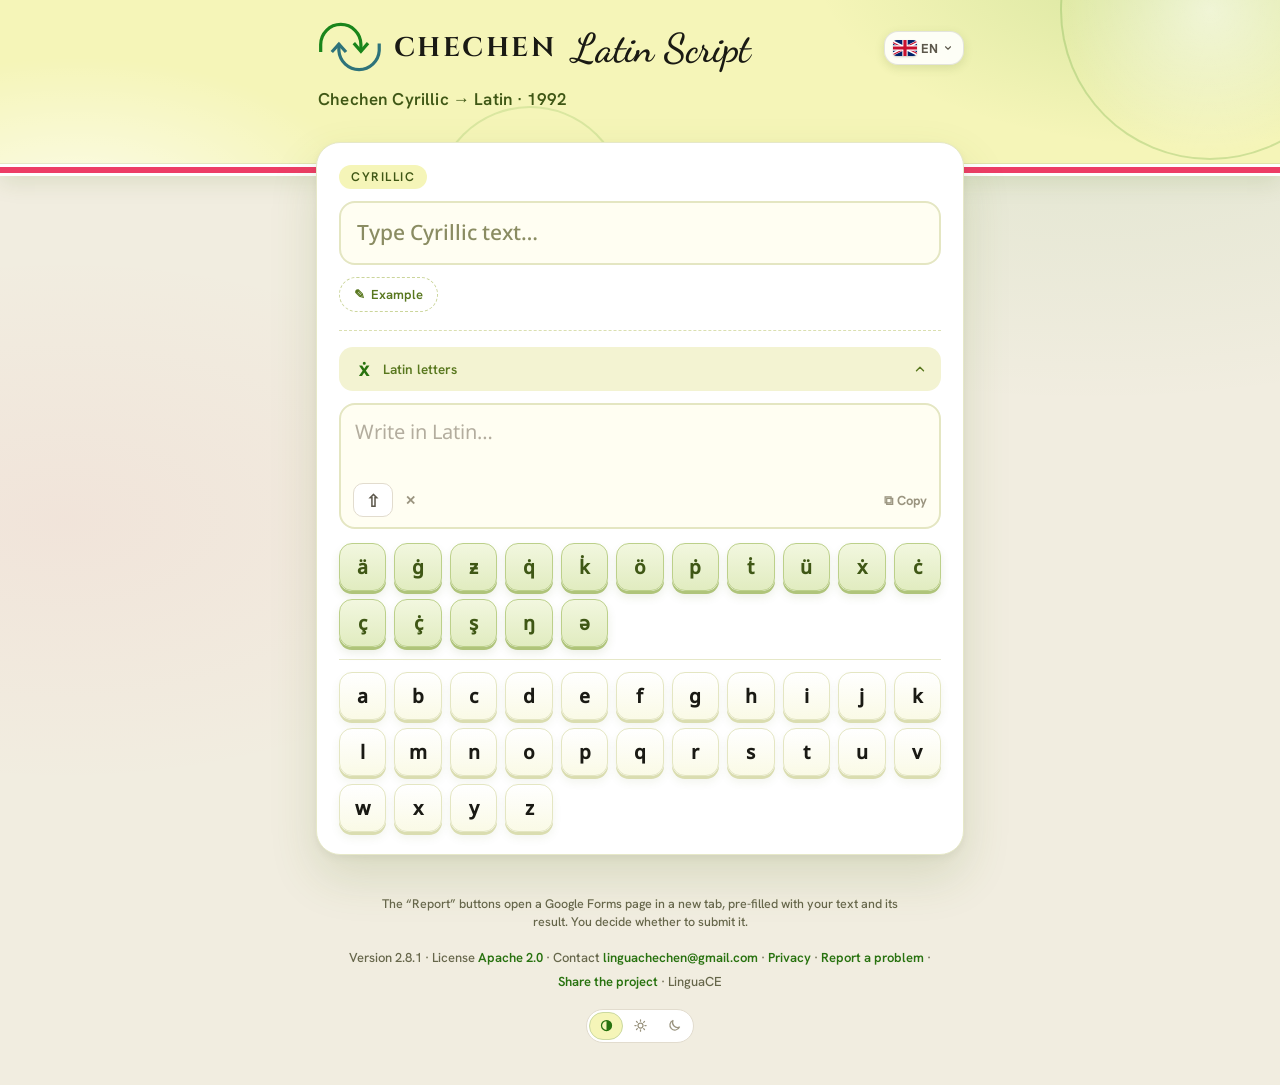
<file: docs/index.html>
<!DOCTYPE html>
<html lang="ce">
<head>
  <meta charset="UTF-8">
  <meta name="viewport" content="width=device-width, initial-scale=1">
  <title>Chechen Latin Script</title>
  <meta name="description" content="Convert Chechen Cyrillic text to the official 1992 Latin alphabet. Free and open source. Everything is converted in your browser.">
  <meta name="theme-color" content="#E3EBD3">
  <meta name="color-scheme" content="light dark">
  <script>try{var t=localStorage.getItem('clsTheme');if(t==='light'||t==='dark')document.documentElement.setAttribute('data-theme',t)}catch(e){}</script>
  <meta property="og:title" content="Chechen Latin Script">
  <meta property="og:description" content="Chechen Cyrillic to Latin (1992), in your browser. Free, open source, nothing is sent to a server.">
  <meta property="og:type" content="website">
  <link rel="manifest" href="manifest.webmanifest">
  <link rel="icon" href="icons/icon-192.png" type="image/png">
  <link rel="apple-touch-icon" href="icons/apple-touch-icon.png">
  <!-- Polices empaquetées avec le site (aucune requête externe, fonctionne hors ligne) -->
  <link rel="stylesheet" href="fonts.css">
  <link rel="stylesheet" href="styles.css">
</head>
<body class="web">

<!-- En-tête pleine largeur -->
<header class="banner">
  <div class="hero-deco" aria-hidden="true"><span class="c1"></span><span class="c2"></span></div>
  <div class="hero-inner">
    <div class="banner-row">
      <div class="banner-title">
        <svg class="logo" viewBox="170 282 670 548" role="img" aria-label="Chechen Latin Script"><g fill="none" stroke-width="34" stroke-linejoin="miter" stroke-linecap="butt"><path class="lg" d="M196 598 V520 A212 212 0 0 1 620 520 V592"/><path class="lg" d="M545 505 L620 590 L695 505"/><path class="lt" d="M813 508 V585 A213 213 0 0 1 388 585 V512"/><path class="lt" d="M313 598 L388 515 L463 598"/></g></svg>
        <span class="name-cap">CHECHEN</span>
        <span class="name-script">&nbsp;Latin Script</span>
      </div>
      <div class="lang-wrap">
      <button id="langBtn" class="lang-btn" type="button" aria-haspopup="menu" aria-expanded="false" aria-controls="langMenu" aria-label="Mott : Noxçiyŋ" title="Mott : Noxçiyŋ">
        <span id="langFlag" class="flag flag-ce" aria-hidden="true"></span>
        <span id="langCode">CE</span>
        <svg viewBox="0 0 24 24" width="12" height="12" aria-hidden="true"><path d="M6 9l6 6 6-6" fill="none" stroke="currentColor" stroke-width="2.6" stroke-linecap="round" stroke-linejoin="round"/></svg>
      </button>
      <div id="langMenu" class="lang-menu" role="menu" hidden>
        <button type="button" class="lang-item" role="menuitemradio" aria-checked="true" data-lang="ce"><span class="flag flag-ce" aria-hidden="true"></span><span class="lang-name">Noxçiyŋ</span><span class="lang-code">CE</span><svg class="lang-check" viewBox="0 0 24 24" aria-hidden="true"><path d="M5 12.5l4.5 4.5L19 7.5" fill="none" stroke="currentColor" stroke-width="2.6" stroke-linecap="round" stroke-linejoin="round"/></svg></button>
        <button type="button" class="lang-item" role="menuitemradio" aria-checked="false" data-lang="en"><span class="flag flag-en" aria-hidden="true"></span><span class="lang-name">English</span><span class="lang-code">EN</span><svg class="lang-check" viewBox="0 0 24 24" aria-hidden="true"><path d="M5 12.5l4.5 4.5L19 7.5" fill="none" stroke="currentColor" stroke-width="2.6" stroke-linecap="round" stroke-linejoin="round"/></svg></button>
        <button type="button" class="lang-item" role="menuitemradio" aria-checked="false" data-lang="fr"><span class="flag flag-fr" aria-hidden="true"></span><span class="lang-name">Français</span><span class="lang-code">FR</span><svg class="lang-check" viewBox="0 0 24 24" aria-hidden="true"><path d="M5 12.5l4.5 4.5L19 7.5" fill="none" stroke="currentColor" stroke-width="2.6" stroke-linecap="round" stroke-linejoin="round"/></svg></button>
        <button type="button" class="lang-item" role="menuitemradio" aria-checked="false" data-lang="ru"><span class="flag flag-ru" aria-hidden="true"></span><span class="lang-name">Русский</span><span class="lang-code">RU</span><svg class="lang-check" viewBox="0 0 24 24" aria-hidden="true"><path d="M5 12.5l4.5 4.5L19 7.5" fill="none" stroke="currentColor" stroke-width="2.6" stroke-linecap="round" stroke-linejoin="round"/></svg></button>
        <button type="button" class="lang-item" role="menuitemradio" aria-checked="false" data-lang="de"><span class="flag flag-de" aria-hidden="true"></span><span class="lang-name">Deutsch</span><span class="lang-code">DE</span><svg class="lang-check" viewBox="0 0 24 24" aria-hidden="true"><path d="M5 12.5l4.5 4.5L19 7.5" fill="none" stroke="currentColor" stroke-width="2.6" stroke-linecap="round" stroke-linejoin="round"/></svg></button>
        <button type="button" class="lang-item" role="menuitemradio" aria-checked="false" data-lang="tr"><span class="flag flag-tr" aria-hidden="true"></span><span class="lang-name">Türkçe</span><span class="lang-code">TR</span><svg class="lang-check" viewBox="0 0 24 24" aria-hidden="true"><path d="M5 12.5l4.5 4.5L19 7.5" fill="none" stroke="currentColor" stroke-width="2.6" stroke-linecap="round" stroke-linejoin="round"/></svg></button>
        <button type="button" class="lang-item" role="menuitemradio" aria-checked="false" data-lang="es"><span class="flag flag-es" aria-hidden="true"></span><span class="lang-name">Español</span><span class="lang-code">ES</span><svg class="lang-check" viewBox="0 0 24 24" aria-hidden="true"><path d="M5 12.5l4.5 4.5L19 7.5" fill="none" stroke="currentColor" stroke-width="2.6" stroke-linecap="round" stroke-linejoin="round"/></svg></button>
        <button type="button" class="lang-item" role="menuitemradio" aria-checked="false" data-lang="ar"><span class="flag flag-ar" aria-hidden="true"></span><span class="lang-name">العربية</span><span class="lang-code">AR</span><svg class="lang-check" viewBox="0 0 24 24" aria-hidden="true"><path d="M5 12.5l4.5 4.5L19 7.5" fill="none" stroke="currentColor" stroke-width="2.6" stroke-linecap="round" stroke-linejoin="round"/></svg></button>
      </div>
    </div>
    </div>
    <div id="sub" class="subtitle"></div>
  </div>
  <div class="flag-stripe" aria-hidden="true"></div>
</header>

<div id="layout">
<div id="mainCol">

  <!-- Carte de saisie : cyrillique -> latin -->
  <div id="cardTranscriber" class="card card-transcriber">
    <div class="card-head">
      <label id="lblCyr" class="label-upper" for="input">Kirillica</label>
    </div>
    <textarea id="input" dir="auto" spellcheck="false" rows="1" autocomplete="off" autocapitalize="off" placeholder=""></textarea>

    <button id="misalHint" class="misal-hint" type="button">✎ <span id="lblMisal">Masal</span></button>

    <!-- Résultat (apparaît dès qu'il y a du texte) -->
    <div id="outBlock" class="out-block">
      <div class="out-panel">
        <div class="out-head">
          <span id="lblLat" class="lat">Latin</span>
          <div class="out-actions">
            <button id="btnReport" class="btn-copy" type="button">⚑ <span id="lblReport">Djaxaiyta</span></button>
            <div class="share-wrap">
              <button id="btnShare" class="btn-copy" type="button" aria-haspopup="menu" aria-expanded="false" aria-controls="shareMenu">⤴ <span id="lblShare">Deq̇a</span></button>
              <div id="shareMenu" class="lang-menu share-menu" role="menu" hidden></div>
            </div>
            <button id="btnCopy" class="btn-copy" type="button">⧉ <span id="lblCopy">Kopi yaŋ</span></button>
          </div>
        </div>
        <div id="output" dir="ltr" aria-live="polite"></div>
      </div>
    </div>

    <!-- Alphabet latin : aide à la saisie des lettres (replié par défaut) -->
    <div class="alpha-block">
      <button id="alphaToggle" class="alpha-toggle" type="button" aria-expanded="false" aria-controls="alphaBody">
        <span class="alpha-glyph" aria-hidden="true">ẋ</span>
        <span id="lblAlpha">Latin</span>
        <svg class="alpha-chev" viewBox="0 0 24 24" width="14" height="14" aria-hidden="true"><path d="M6 9l6 6 6-6" fill="none" stroke="currentColor" stroke-width="2.4" stroke-linecap="round" stroke-linejoin="round"/></svg>
      </button>
      <div id="alphaBody" class="alpha-body" hidden>
        <div class="alpha-field">
          <textarea id="latInput" dir="ltr" spellcheck="false" rows="2" placeholder="Write in Latin…"></textarea>
          <div class="alpha-field-actions">
            <div class="alpha-tools">
              <button id="alphaShift" class="alpha-shift" type="button" aria-pressed="false" title="Uppercase" aria-label="Uppercase">⇧</button>
              <button id="alphaClear" class="btn-copy" type="button" title="Clear" aria-label="Clear">✕</button>
            </div>
            <button id="alphaCopy" class="btn-copy" type="button">⧉ <span id="lblAlphaCopy">Copy</span></button>
          </div>
        </div>
        <div id="alphaKeys" class="alpha-keys" role="group"></div>
      </div>
    </div>
  </div>

  <!-- Note de confidentialité masquée à la demande du propriétaire (retirer « hidden » pour la réafficher) -->
  <p class="web-note" hidden>
    <svg class="web-lock" viewBox="0 0 24 24" width="15" height="15" aria-hidden="true"><path d="M7 11V8a5 5 0 0 1 10 0v3M6 11h12a1 1 0 0 1 1 1v8a1 1 0 0 1-1 1H6a1 1 0 0 1-1-1v-8a1 1 0 0 1 1-1z" fill="none" stroke="currentColor" stroke-width="2" stroke-linecap="round" stroke-linejoin="round"/></svg>
    <span id="privacy"></span>
  </p>
  <p id="reportNote" class="web-note web-note-small"></p>
  <p class="web-foot">
    <span id="verFoot"></span> ·
    <span id="lblLicense">License</span> <a id="aboutLicense" href="https://www.apache.org/licenses/LICENSE-2.0" target="_blank" rel="noopener noreferrer">Apache 2.0</a> ·
    <span id="lblContact">Contact</span> <a id="aboutContact" href="mailto:linguachechen@gmail.com">linguachechen@gmail.com</a> ·
    <a id="privacyLink" href="https://dorianmuzi.github.io/privacy-policy-Chechen-Latin-Script/privacy-policy.html" target="_blank" rel="noopener noreferrer">Q̇aylaxa laror</a> ·
    <button id="btnReportProblem" class="web-link" type="button">Ġalat djaxaiyta</button> ·
    <span class="nowrap"><span class="share-wrap share-wrap-foot"><button id="btnShareProject" class="web-link" type="button" aria-haspopup="menu" aria-expanded="false" aria-controls="shareMenuProject">Proyekt deq̇a</button><span id="shareMenuProject" class="lang-menu share-menu up" data-up="1" role="menu" hidden></span></span> ·</span>
    LinguaCE
  </p>
  <div class="web-theme"><div id="themeSeg" class="theme-seg" role="radiogroup" aria-label="Theme" title="Theme"><span class="thumb" aria-hidden="true"></span><button type="button" role="radio" data-theme-val="auto" aria-checked="true" title="" aria-label=""><svg viewBox="0 0 24 24" aria-hidden="true"><circle cx="12" cy="12" r="8" fill="none" stroke="currentColor" stroke-width="2"/><path d="M12 4a8 8 0 0 1 0 16z" fill="currentColor"/></svg></button><button type="button" role="radio" data-theme-val="light" aria-checked="false" title="" aria-label=""><svg viewBox="0 0 24 24" aria-hidden="true"><circle cx="12" cy="12" r="4" fill="none" stroke="currentColor" stroke-width="2"/><path d="M12 3v2M12 19v2M3 12h2M19 12h2M5.6 5.6l1.4 1.4M17 17l1.4 1.4M5.6 18.4L7 17M17 7l1.4-1.4" fill="none" stroke="currentColor" stroke-width="2" stroke-linecap="round"/></svg></button><button type="button" role="radio" data-theme-val="dark" aria-checked="false" title="" aria-label=""><svg viewBox="0 0 24 24" aria-hidden="true"><path d="M20 14.5A8 8 0 0 1 9.5 4 8 8 0 1 0 20 14.5z" fill="none" stroke="currentColor" stroke-width="2" stroke-linejoin="round"/></svg></button></div></div>

</div><!-- /mainCol -->
</div><!-- /layout -->

  <noscript><p class="web-note">This page needs JavaScript to convert text.</p></noscript>
  <script src="data.js"></script>
  <script src="engine/shim.js"></script>
  <script src="engine/transliterate.js"></script>
  <script src="i18n.js"></script>
  <script src="share.js"></script>
  <script src="reverse.js"></script>
  <script src="app.js"></script>
</body>
</html>
</file>
<file: docs/fonts.css>
/* Polices LinguaCE empaquetees localement - aucune requete externe */
/* cyrillic-ext */@font-face {
  font-family: 'Hanken Grotesk';
  font-style: normal;
  font-weight: 500;
  font-display: swap;
  src: url(fonts/hankengrotesk-500-cyrillic-ext.woff2) format('woff2');
  unicode-range: U+0460-052F, U+1C80-1C8A, U+20B4, U+2DE0-2DFF, U+A640-A69F, U+FE2E-FE2F;
}
/* latin-ext */@font-face {
  font-family: 'Hanken Grotesk';
  font-style: normal;
  font-weight: 500;
  font-display: swap;
  src: url(fonts/hankengrotesk-500-latin-ext.woff2) format('woff2');
  unicode-range: U+0100-02BA, U+02BD-02C5, U+02C7-02CC, U+02CE-02D7, U+02DD-02FF, U+0304, U+0308, U+0329, U+1D00-1DBF, U+1E00-1E9F, U+1EF2-1EFF, U+2020, U+20A0-20AB, U+20AD-20C0, U+2113, U+2C60-2C7F, U+A720-A7FF;
}
/* latin */@font-face {
  font-family: 'Hanken Grotesk';
  font-style: normal;
  font-weight: 500;
  font-display: swap;
  src: url(fonts/hankengrotesk-500-latin.woff2) format('woff2');
  unicode-range: U+0000-00FF, U+0131, U+0152-0153, U+02BB-02BC, U+02C6, U+02DA, U+02DC, U+0304, U+0308, U+0329, U+2000-206F, U+20AC, U+2122, U+2191, U+2193, U+2212, U+2215, U+FEFF, U+FFFD;
}
/* cyrillic-ext */@font-face {
  font-family: 'Hanken Grotesk';
  font-style: normal;
  font-weight: 600;
  font-display: swap;
  src: url(fonts/hankengrotesk-600-cyrillic-ext.woff2) format('woff2');
  unicode-range: U+0460-052F, U+1C80-1C8A, U+20B4, U+2DE0-2DFF, U+A640-A69F, U+FE2E-FE2F;
}
/* latin-ext */@font-face {
  font-family: 'Hanken Grotesk';
  font-style: normal;
  font-weight: 600;
  font-display: swap;
  src: url(fonts/hankengrotesk-600-latin-ext.woff2) format('woff2');
  unicode-range: U+0100-02BA, U+02BD-02C5, U+02C7-02CC, U+02CE-02D7, U+02DD-02FF, U+0304, U+0308, U+0329, U+1D00-1DBF, U+1E00-1E9F, U+1EF2-1EFF, U+2020, U+20A0-20AB, U+20AD-20C0, U+2113, U+2C60-2C7F, U+A720-A7FF;
}
/* latin */@font-face {
  font-family: 'Hanken Grotesk';
  font-style: normal;
  font-weight: 600;
  font-display: swap;
  src: url(fonts/hankengrotesk-600-latin.woff2) format('woff2');
  unicode-range: U+0000-00FF, U+0131, U+0152-0153, U+02BB-02BC, U+02C6, U+02DA, U+02DC, U+0304, U+0308, U+0329, U+2000-206F, U+20AC, U+2122, U+2191, U+2193, U+2212, U+2215, U+FEFF, U+FFFD;
}
/* cyrillic-ext */@font-face {
  font-family: 'Hanken Grotesk';
  font-style: normal;
  font-weight: 700;
  font-display: swap;
  src: url(fonts/hankengrotesk-700-cyrillic-ext.woff2) format('woff2');
  unicode-range: U+0460-052F, U+1C80-1C8A, U+20B4, U+2DE0-2DFF, U+A640-A69F, U+FE2E-FE2F;
}
/* latin-ext */@font-face {
  font-family: 'Hanken Grotesk';
  font-style: normal;
  font-weight: 700;
  font-display: swap;
  src: url(fonts/hankengrotesk-700-latin-ext.woff2) format('woff2');
  unicode-range: U+0100-02BA, U+02BD-02C5, U+02C7-02CC, U+02CE-02D7, U+02DD-02FF, U+0304, U+0308, U+0329, U+1D00-1DBF, U+1E00-1E9F, U+1EF2-1EFF, U+2020, U+20A0-20AB, U+20AD-20C0, U+2113, U+2C60-2C7F, U+A720-A7FF;
}
/* latin */@font-face {
  font-family: 'Hanken Grotesk';
  font-style: normal;
  font-weight: 700;
  font-display: swap;
  src: url(fonts/hankengrotesk-700-latin.woff2) format('woff2');
  unicode-range: U+0000-00FF, U+0131, U+0152-0153, U+02BB-02BC, U+02C6, U+02DA, U+02DC, U+0304, U+0308, U+0329, U+2000-206F, U+20AC, U+2122, U+2191, U+2193, U+2212, U+2215, U+FEFF, U+FFFD;
}
/* cyrillic-ext */@font-face {
  font-family: 'Noto Sans';
  font-style: normal;
  font-weight: 400;
  font-stretch: 100%;
  font-display: swap;
  src: url(fonts/notosans-400-cyrillic-ext.woff2) format('woff2');
  unicode-range: U+0460-052F, U+1C80-1C8A, U+20B4, U+2DE0-2DFF, U+A640-A69F, U+FE2E-FE2F;
}
/* cyrillic */@font-face {
  font-family: 'Noto Sans';
  font-style: normal;
  font-weight: 400;
  font-stretch: 100%;
  font-display: swap;
  src: url(fonts/notosans-400-cyrillic.woff2) format('woff2');
  unicode-range: U+0301, U+0400-045F, U+0490-0491, U+04B0-04B1, U+2116;
}
/* latin-ext */@font-face {
  font-family: 'Noto Sans';
  font-style: normal;
  font-weight: 400;
  font-stretch: 100%;
  font-display: swap;
  src: url(fonts/notosans-400-latin-ext.woff2) format('woff2');
  unicode-range: U+0100-02BA, U+02BD-02C5, U+02C7-02CC, U+02CE-02D7, U+02DD-02FF, U+0304, U+0308, U+0329, U+1D00-1DBF, U+1E00-1E9F, U+1EF2-1EFF, U+2020, U+20A0-20AB, U+20AD-20C0, U+2113, U+2C60-2C7F, U+A720-A7FF;
}
/* latin */@font-face {
  font-family: 'Noto Sans';
  font-style: normal;
  font-weight: 400;
  font-stretch: 100%;
  font-display: swap;
  src: url(fonts/notosans-400-latin.woff2) format('woff2');
  unicode-range: U+0000-00FF, U+0131, U+0152-0153, U+02BB-02BC, U+02C6, U+02DA, U+02DC, U+0304, U+0308, U+0329, U+2000-206F, U+20AC, U+2122, U+2191, U+2193, U+2212, U+2215, U+FEFF, U+FFFD;
}
/* cyrillic-ext */@font-face {
  font-family: 'Noto Sans';
  font-style: normal;
  font-weight: 500;
  font-stretch: 100%;
  font-display: swap;
  src: url(fonts/notosans-500-cyrillic-ext.woff2) format('woff2');
  unicode-range: U+0460-052F, U+1C80-1C8A, U+20B4, U+2DE0-2DFF, U+A640-A69F, U+FE2E-FE2F;
}
/* cyrillic */@font-face {
  font-family: 'Noto Sans';
  font-style: normal;
  font-weight: 500;
  font-stretch: 100%;
  font-display: swap;
  src: url(fonts/notosans-500-cyrillic.woff2) format('woff2');
  unicode-range: U+0301, U+0400-045F, U+0490-0491, U+04B0-04B1, U+2116;
}
/* latin-ext */@font-face {
  font-family: 'Noto Sans';
  font-style: normal;
  font-weight: 500;
  font-stretch: 100%;
  font-display: swap;
  src: url(fonts/notosans-500-latin-ext.woff2) format('woff2');
  unicode-range: U+0100-02BA, U+02BD-02C5, U+02C7-02CC, U+02CE-02D7, U+02DD-02FF, U+0304, U+0308, U+0329, U+1D00-1DBF, U+1E00-1E9F, U+1EF2-1EFF, U+2020, U+20A0-20AB, U+20AD-20C0, U+2113, U+2C60-2C7F, U+A720-A7FF;
}
/* latin */@font-face {
  font-family: 'Noto Sans';
  font-style: normal;
  font-weight: 500;
  font-stretch: 100%;
  font-display: swap;
  src: url(fonts/notosans-500-latin.woff2) format('woff2');
  unicode-range: U+0000-00FF, U+0131, U+0152-0153, U+02BB-02BC, U+02C6, U+02DA, U+02DC, U+0304, U+0308, U+0329, U+2000-206F, U+20AC, U+2122, U+2191, U+2193, U+2212, U+2215, U+FEFF, U+FFFD;
}
/* latin-ext */@font-face {
  font-family: 'Cinzel';
  font-style: normal;
  font-weight: 700;
  font-display: swap;
  src: url(fonts/cinzel-700-latin-ext.woff2) format('woff2');
  unicode-range: U+0100-02BA, U+02BD-02C5, U+02C7-02CC, U+02CE-02D7, U+02DD-02FF, U+0304, U+0308, U+0329, U+1D00-1DBF, U+1E00-1E9F, U+1EF2-1EFF, U+2020, U+20A0-20AB, U+20AD-20C0, U+2113, U+2C60-2C7F, U+A720-A7FF;
}
/* latin */@font-face {
  font-family: 'Cinzel';
  font-style: normal;
  font-weight: 700;
  font-display: swap;
  src: url(fonts/cinzel-700-latin.woff2) format('woff2');
  unicode-range: U+0000-00FF, U+0131, U+0152-0153, U+02BB-02BC, U+02C6, U+02DA, U+02DC, U+0304, U+0308, U+0329, U+2000-206F, U+20AC, U+2122, U+2191, U+2193, U+2212, U+2215, U+FEFF, U+FFFD;
}
/* latin-ext */@font-face {
  font-family: 'Dancing Script';
  font-style: normal;
  font-weight: 600;
  font-display: swap;
  src: url(fonts/dancingscript-600-latin-ext.woff2) format('woff2');
  unicode-range: U+0100-02BA, U+02BD-02C5, U+02C7-02CC, U+02CE-02D7, U+02DD-02FF, U+0304, U+0308, U+0329, U+1D00-1DBF, U+1E00-1E9F, U+1EF2-1EFF, U+2020, U+20A0-20AB, U+20AD-20C0, U+2113, U+2C60-2C7F, U+A720-A7FF;
}
/* latin */@font-face {
  font-family: 'Dancing Script';
  font-style: normal;
  font-weight: 600;
  font-display: swap;
  src: url(fonts/dancingscript-600-latin.woff2) format('woff2');
  unicode-range: U+0000-00FF, U+0131, U+0152-0153, U+02BB-02BC, U+02C6, U+02DA, U+02DC, U+0304, U+0308, U+0329, U+2000-206F, U+20AC, U+2122, U+2191, U+2193, U+2212, U+2215, U+FEFF, U+FFFD;
}

/* Point combinant U+0307 (q̇ k̇ ç̇) : absent des sous-ensembles Google latin/latin-ext. Sous-ensemble Noto Sans (OFL) téléchargé sur Google Fonts : q Q k K ç Ç + U+0307, avec le positionnement des marques, pour que la lettre et son point viennent de la MÊME police. Déclaré en dernier pour avoir la priorité sur ces lettres. */
@font-face {
  font-family: 'Noto Sans';
  font-style: normal;
  font-weight: 400;
  font-stretch: 100%;
  font-display: swap;
  src: url(fonts/notosans-dot.woff2) format('woff2');
  unicode-range: U+004B, U+0051, U+006B, U+0071, U+00C7, U+00E7, U+0307;
}
@font-face {
  font-family: 'Noto Sans';
  font-style: normal;
  font-weight: 500;
  font-stretch: 100%;
  font-display: swap;
  src: url(fonts/notosans-dot.woff2) format('woff2');
  unicode-range: U+004B, U+0051, U+006B, U+0071, U+00C7, U+00E7, U+0307;
}
</file>
<file: docs/styles.css>
/* Généré par tools/build.cjs : style de la popup de l'extension + tools/web.css */

    /* ---- Couleurs : palette du « livre de couleurs » + RÔLES (mêmes noms que le site web) ----
         Sulphur Yellow C4 M4 Y28 K0 = #F5F5B8 · Eugenia Red C7 M76 Y60 K0 = #ED3D66 · Olive Green C56 M40 Y85 K22 = #58771E ·
         Cossack Green C76 M32 Y91 K18 = #328E13 (conversion CMYK -> RVB sans profil d'impression).
         Le reste de la feuille n'utilise que ces rôles : un futur mode sombre = un second jeu de valeurs ici. */
    :root {
      --sulphur-yellow: #F5F5B8;
      --eugenia-red: #ED3D66;
      --olive-green: #58771E;
      --cossack-green: #328E13;
      --cossack-rgb: 50, 142, 19;
      --banner-bg: #E3EBD3;        /* bandeau : vert clair de l'extension (choix de l'utilisateur) ; calé sur la couleur de la tuile du logo (227,235,211) pour qu'aucun carré ne se voie */
      --brand: var(--cossack-green);   /* couleur principale : contours de focus, pistes, icônes */
      --brand-light: #2B8511;       /* début du dégradé des boutons (blanc dessus : contraste >= 4,5) */
      --brand-dark: #2A7A10;
      --brand-deep: #226A0D;
      --link: #28720F;              /* vert un peu plus foncé pour le PETIT texte (contraste >= 4,5) */
      --accent: var(--olive-green);
      --accent-strong: #4A6618;
      --accent-deep: #3F5715;
      --accent-tint: #EDF2DA;
      --accent-border: #CBD9A0;
      --chip-bg: var(--sulphur-yellow);   /* états « sélectionné / actif » */
      --soft-icon: #7F8F5A;
      --key-sp-bg: #F2F7DF;
      --key-sp-border: #D6E2B0;
      --flag-red: var(--eugenia-red);
      /* neutres (mode clair) */
      --n-page: #F4F1E9; --n-surface: #FFFFFF; --n-surface2: #FAF8F2;
      --n-line: #EFEADF; --n-line2: #E2DCCE;
      --n-text: #211F1B; --n-text-strong: #1A1A14; --n-text2: #5C574B; --n-text3: #9A947F; --n-placeholder: #B3AD9E;
      --n-scroll: #CDC5B2; --n-scroll2: #D9D2C2; --n-scroll3: #C2B9A5; --n-track: #D9D4C8;
      --n-expand-bg: #F6F3EA; --n-expand-border: #E8E2D2;
      --n-glass: rgba(255,255,255,.88); --n-glass-border: rgba(0,0,0,.10);
      --logo-g: #1A851B; --logo-t: #2E737A;
      color-scheme: light;
    }
    /* ---- Mode sombre (2.6) : second jeu de valeurs pour les mêmes rôles ----
       data-theme="dark" force le sombre, data-theme="light" force le clair, sans attribut : suit le réglage du système. */
    :root[data-theme="dark"] {
      --banner-bg: #2A3322;
      --brand: #4FA82E; --link: #8FD16F; --brand-deep: #B5E39A;
      --accent: #B9D67C; --accent-strong: #CFE6A3; --accent-deep: #DCEBB8; --accent-tint: #2F3A24; --accent-border: #4D5E36;
      --chip-bg: #4B4C1F; --soft-icon: #9DB071; --key-sp-bg: #2B3622; --key-sp-border: #465B33;
      --n-page: #14170F; --n-surface: #1F231A; --n-surface2: #191C14;
      --n-line: #2E3426; --n-line2: #3A4230;
      --n-text: #ECEADC; --n-text-strong: #F5F4E6; --n-text2: #CFCDBB; --n-text3: #A5A793; --n-placeholder: #7E816D;
      --n-scroll: #4A5240; --n-scroll2: #3F4636; --n-scroll3: #5A634C; --n-track: #444B39;
      --n-expand-bg: #252A1E; --n-expand-border: #343B2A;
      --n-glass: rgba(38,43,31,.88); --n-glass-border: rgba(255,255,255,.12);
      --logo-g: #62CC5C; --logo-t: #62B7C4;
      color-scheme: dark;
    }
    @media (prefers-color-scheme: dark) {
      :root:not([data-theme="light"]) {
      --banner-bg: #2A3322;
      --brand: #4FA82E; --link: #8FD16F; --brand-deep: #B5E39A;
      --accent: #B9D67C; --accent-strong: #CFE6A3; --accent-deep: #DCEBB8; --accent-tint: #2F3A24; --accent-border: #4D5E36;
      --chip-bg: #4B4C1F; --soft-icon: #9DB071; --key-sp-bg: #2B3622; --key-sp-border: #465B33;
      --n-page: #14170F; --n-surface: #1F231A; --n-surface2: #191C14;
      --n-line: #2E3426; --n-line2: #3A4230;
      --n-text: #ECEADC; --n-text-strong: #F5F4E6; --n-text2: #CFCDBB; --n-text3: #A5A793; --n-placeholder: #7E816D;
      --n-scroll: #4A5240; --n-scroll2: #3F4636; --n-scroll3: #5A634C; --n-track: #444B39;
      --n-expand-bg: #252A1E; --n-expand-border: #343B2A;
      --n-glass: rgba(38,43,31,.88); --n-glass-border: rgba(255,255,255,.12);
      --logo-g: #62CC5C; --logo-t: #62B7C4;
      color-scheme: dark;
      }
    }

    * { box-sizing: border-box; }
    html, body { margin: 0; padding: 0; }

    body {
      width: 440px;
      padding: 22px;
      background: var(--n-page);
      color: var(--n-text);
      font-family: 'Hanken Grotesk', 'Noto Sans', 'Segoe UI', sans-serif;
    }

    textarea, input, button { font-family: inherit; }
    textarea::placeholder { color: var(--n-placeholder); }

    /* ---- Header banner ---- */
    .banner {
      position: relative;
      background: var(--banner-bg);
      border-radius: 16px;
      padding: 13px 10px;
      display: flex;
      align-items: center;
      gap: 5px;
      box-shadow: 0 2px 8px rgba(20,40,20,.08);
    }
    .banner-title {
      display: flex;
      align-items: baseline;
      gap: 6px;
      flex: 1;
      min-width: 0;
    }

    /* logo vectoriel (flèches fines d'origine) : couleurs thémables */
    .banner .logo { width: 34px; height: 28px; margin: 0 4px 0 2px; display: block; flex: none; align-self: center; overflow: visible; }
    .banner .logo .lg { stroke: var(--logo-g); }
    .banner .logo .lt { stroke: var(--logo-t); }
    /* pied de page : version seule (le thème est dans la bannière) */
    /* Exclusion par site (2.6) : ligne fine sous les boutons de page (elle concerne CE site, pas un réglage général) ;
       la liste des sites désactivés est dans le bloc « À propos ». */
    .site-row { display: flex; align-items: center; justify-content: space-between; gap: 12px; margin: 12px 4px 0; }
    .site-row[hidden] { display: none; }
    .site-main { display: flex; flex-direction: column; gap: 2px; min-width: 0; flex: 1; }
    .site-label { font: 600 13.5px 'Hanken Grotesk', sans-serif; color: var(--n-text2); }
    .site-host { font: 500 12px/1.2 'Hanken Grotesk', sans-serif; color: var(--n-text3); overflow: hidden; text-overflow: ellipsis; white-space: nowrap; direction: ltr; text-align: start; }
    .site-row .toggle-track { width: 40px; height: 24px; border-radius: 12px; }
    .site-row .toggle-knob { width: 18px; height: 18px; }
    .site-row .toggle.on .toggle-knob { transform: translateX(16px); }
    .site-row .toggle:focus-visible { outline: 2px solid var(--brand); outline-offset: 3px; border-radius: 12px; }
    html.panel .site-row { order: 5; }
    .site-list-box { margin-top: 14px; padding-top: 10px; border-top: 1px solid var(--n-line); }
    .site-list-box[hidden] { display: none; }
    .site-list-title { font: 600 13px 'Hanken Grotesk', sans-serif; color: var(--n-text3); }
    .site-list { list-style: none; margin: 6px 0 0; padding: 0; display: flex; flex-direction: column; gap: 4px; }
    .site-list li { display: flex; align-items: center; justify-content: space-between; gap: 8px; font: 500 13px 'Hanken Grotesk', sans-serif; color: var(--n-text); padding: 4px 2px; }
    .site-list li span { overflow: hidden; text-overflow: ellipsis; white-space: nowrap; direction: ltr; }
    .site-list button { flex: none; border: 1px solid var(--n-line2); background: var(--n-surface); color: var(--link); border-radius: 8px; padding: 3px 9px; cursor: pointer; font: 600 12px 'Hanken Grotesk', sans-serif; }
    .site-list button:hover { border-color: var(--accent-border); background: var(--chip-bg); }
    .site-list button:focus-visible { outline: 2px solid var(--brand); outline-offset: 2px; }
    .foot-row { display: flex; align-items: center; justify-content: center; gap: 14px; margin-top: 15px; flex-wrap: wrap; }
    .foot-row .version { margin-top: 0; }
    /* Thème : icône dans la bannière (à côté de la langue), menu à trois choix. Le menu réutilise le style du menu de langue. */
    .theme-wrap { position: relative; flex: none; }
    .theme-btn {
      width: 26px; height: 26px; padding: 0; border-radius: 50%;
      border: 1px solid var(--n-glass-border); background: var(--n-glass);
      color: var(--n-text2); cursor: pointer;
      display: flex; align-items: center; justify-content: center;
      box-shadow: 0 1px 3px rgba(0,0,0,.08);
      transition: background .2s, color .2s, border-color .2s;
    }
    .theme-btn svg { width: 15px; height: 15px; display: block; }
    /* zone de clic élargie sans changer l'apparence (comme le bouton « i ») */
    .theme-btn { position: relative; }
    .theme-btn::after { content: ""; position: absolute; inset: -3px; }
    .theme-btn:hover, .theme-btn[aria-expanded="true"] { color: var(--link); border-color: var(--accent-border); background: var(--accent-tint); }
    .theme-btn:focus-visible { outline: 2px solid var(--brand); outline-offset: 2px; }
    .theme-menu { min-width: 170px; }
    .theme-item svg.ti { width: 16px; height: 16px; flex: none; color: var(--n-text2); }
    .theme-item[aria-checked="true"] svg.ti { color: var(--brand-deep); }
    html.panel .foot-row { order: 6; }
    .banner img {
      width: 46px;
      height: 46px;
      display: block;
      object-fit: contain;
      flex: none;
      align-self: center;
    }
    .banner .name-cap {
      font: 700 15px/1 'Cinzel', 'Garamond', serif;
      color: var(--n-text-strong);
      letter-spacing: .06em;
      white-space: nowrap;
      align-self: center;
    }
    .banner .name-script {
      font: 600 20px/1 'Dancing Script', cursive;
      color: var(--n-text-strong);
      white-space: nowrap;
      align-self: center;
    }
    .info-btn {
      position: relative;
      width: 26px; height: 26px;
      border-radius: 50%;
      border: 1px solid var(--n-glass-border);
      background: var(--n-glass);
      color: var(--soft-icon);
      cursor: pointer;
      font: italic 700 13px/1 Georgia, serif;
      display: flex; align-items: center; justify-content: center;
      box-shadow: 0 1px 3px rgba(0,0,0,.08);
      flex: none;
      transition: background .2s, color .2s, border-color .2s;
    }
    /* zone de clic élargie (32 px) sans changer l'apparence du bouton */
    .info-btn::after { content: ""; position: absolute; inset: -3px; }
    .info-btn:hover { color: var(--link); }
    .info-btn.active { background: var(--chip-bg); color: var(--link); border-color: var(--accent-border); }

    /* ---- Description block ---- */
    .desc-block {
      max-height: 0; opacity: 0; margin-top: 0; overflow: hidden;
      transition: max-height .3s ease, opacity .24s ease, margin-top .3s ease;
    }
    .desc-block .desc-inner {
      background: var(--n-surface);
      border: 1px solid var(--n-line);
      border-radius: 14px;
      padding: 14px 16px;
      box-shadow: 0 1px 3px rgba(0,0,0,.04);
    }
    .desc-block p {
      margin: 0;
      font: 400 13px/1.6 'Noto Sans', sans-serif;
      color: var(--n-text2);
      white-space: pre-line;
    }
    /* Première ligne (titre du projet) mise en avant */
    .desc-block p::first-line {
      font-weight: 700;
      color: var(--n-text);
    }

    /* ---- Subtitle ---- */
    .subtitle {
      text-align: center;
      font: 500 13px/1.3 'Hanken Grotesk', sans-serif;
      color: var(--n-text3);
      margin-top: 12px;
    }

    /* ---- Cards ---- */
    .card {
      background: var(--n-surface);
      border: 1px solid var(--n-line);
      box-shadow: 0 1px 3px rgba(0,0,0,.04);
    }
    .card-transcriber {
      border-radius: 18px;
      padding: 16px;
      box-shadow: 0 1px 3px rgba(0,0,0,.05);
      margin-top: 18px;
    }
    .card-row {
      border-radius: 16px;
      padding: 13px 16px;
      margin-top: 12px;
      display: flex;
      align-items: center;
      justify-content: space-between;
      gap: 12px;
    }

    .label-upper {
      font: 600 12px/1 'Hanken Grotesk', sans-serif;
      letter-spacing: .10em;
      text-transform: uppercase;
      color: var(--n-text3);
      margin-bottom: 9px;
    }
    .label-card { font: 600 15px 'Hanken Grotesk', sans-serif; color: var(--n-text); }

    textarea#input {
      width: 100%;
      border: none; outline: none; resize: none; overflow-y: hidden;
      background: transparent;
      font: 500 16px/1.5 'Noto Sans', sans-serif;
      color: var(--n-text);
      min-height: 26px;
      height: 26px;
      max-height: 160px;
      display: block;
    }

    /* Scrollbars discrètes assorties au thème */
    textarea#input, #output {
      scrollbar-width: thin;
      scrollbar-color: var(--n-scroll) transparent;
    }
    textarea#input::-webkit-scrollbar,
    #output::-webkit-scrollbar { width: 8px; }
    textarea#input::-webkit-scrollbar-track,
    #output::-webkit-scrollbar-track { background: transparent; }
    textarea#input::-webkit-scrollbar-thumb,
    #output::-webkit-scrollbar-thumb {
      background: var(--n-scroll2); border-radius: 4px;
      border: 2px solid transparent; background-clip: content-box;
    }
    textarea#input::-webkit-scrollbar-thumb:hover,
    #output::-webkit-scrollbar-thumb:hover { background: var(--n-scroll3); background-clip: content-box; }

    /* ---- Misal hint ---- */
    .misal-hint {
      margin-top: 10px;
      border: 1px solid var(--n-line);
      background: var(--n-surface2);
      border-radius: 10px;
      padding: 7px 12px;
      cursor: pointer;
      font: 600 13px 'Hanken Grotesk', sans-serif;
      color: var(--n-text3);
      display: inline-flex;
      align-items: center;
      gap: 6px;
      transition: color .2s, border-color .2s;
    }
    .misal-hint:hover { color: var(--link); border-color: var(--accent-border); }

    /* ---- Result block ---- */
    .out-block {
      max-height: 0; opacity: 0; overflow: hidden; margin-top: 0;
      transition: max-height .3s ease, opacity .24s ease, margin-top .3s ease;
    }
    .out-divider {
      display: flex; align-items: center; gap: 12px; margin-bottom: 12px;
    }
    .out-divider .line { flex: 1; height: 1px; background: var(--n-line); }
    .out-head {
      display: flex; align-items: center; justify-content: space-between; margin-bottom: 9px;
    }
    .out-head .lat {
      font: 600 12px/1 'Hanken Grotesk', sans-serif;
      letter-spacing: .10em; text-transform: uppercase; color: var(--link);
    }
    .btn-copy {
      border: none; background: transparent; cursor: pointer;
      font: 600 13px 'Hanken Grotesk', sans-serif; color: var(--n-text3);
      display: flex; align-items: center; gap: 4px;
      transition: color .2s;
    }
    .btn-copy:hover { color: var(--link); }
    .out-actions { display: flex; align-items: center; gap: 14px; }
    /* Partage (2.7) : puces sous la ligne de boutons du résultat (et sous « Partager le projet » dans « À propos ») */
    .out-head { flex-wrap: wrap; row-gap: 6px; }
    .out-actions { flex-wrap: wrap; justify-content: flex-end; }
    .share-row { display: flex; flex-wrap: wrap; gap: 6px; margin: 0 0 10px; }
    .share-row[hidden] { display: none; }
    .share-chip {
      border: 1px solid var(--accent-border); background: var(--accent-tint); color: var(--link); border-radius: 999px;
      padding: 5px 11px; cursor: pointer; font: 600 12.5px 'Hanken Grotesk', sans-serif; direction: ltr;
      transition: background .15s, border-color .15s;
    }
    .share-chip:hover { background: var(--chip-bg); border-color: var(--brand); }
    .share-chip:focus-visible { outline: 2px solid var(--brand); outline-offset: 2px; }
    .share-chip.done { background: var(--brand); border-color: var(--brand); color: #fff; }
    #shareRowProject { margin: 10px 0 0; }
    .about-meta { margin: 12px 0 0; padding: 0; display: grid; gap: 6px; }
    .about-meta > div { display: flex; align-items: baseline; gap: 10px; }
    .about-meta dt { margin: 0; flex: 0 0 74px; font: 600 13px 'Hanken Grotesk', sans-serif; color: var(--n-text3); }
    .about-meta dd { margin: 0; min-width: 0; overflow-wrap: anywhere; font: 500 12.5px 'Noto Sans', sans-serif; color: var(--n-text); }
    .about-meta a { color: var(--link); text-decoration: none; }
    .about-meta a:hover { text-decoration: underline; }
    .about-meta a:focus-visible { outline: 2px solid var(--brand); outline-offset: 2px; border-radius: 3px; }
    .report-link {
      margin-top: 12px; border: 1px solid var(--n-line); background: var(--n-page); border-radius: 10px; padding: 7px 12px;
      cursor: pointer; font: 600 13px 'Hanken Grotesk', sans-serif; color: var(--link);
      transition: border-color .2s, background .2s;
    }
    .report-link:hover { border-color: var(--accent-border); background: var(--accent-tint); }
    .about-actions { display: flex; flex-wrap: wrap; gap: 0 8px; }
    .about-actions .report-link[hidden] { display: none; }
    .report-link:focus-visible { outline: 2px solid var(--brand); outline-offset: 2px; }
    #output {
      font: 500 16px/1.5 'Noto Sans', sans-serif;
      color: var(--accent-strong);
      min-height: 24px;
      max-height: 200px;
      overflow-y: auto;
      white-space: pre-wrap;
      word-break: break-word;
    }

    /* ---- Drapeaux (décoratifs : le nom de la langue est toujours écrit à côté) ---- */
    .flag {
      display: inline-block; width: 24px; height: 16px; border-radius: 4px; flex: none;
      box-shadow: 0 1px 2px rgba(0,0,0,.18);
    }
    .flag-ce {
      background: linear-gradient(180deg,
        #2B7A3D 0 70%,
        #fff 70% 76%,
        #D9251D 76% 84%,
        #fff 84% 91%,
        #2B7A3D 91% 100%);
    }
    .flag-en {
      background-color: #012169;
      background-image: url("[data-uri]");
      background-size: cover;
      background-position: center;
    }
    .flag-fr { background: linear-gradient(90deg,#0055A4 33.3%,#fff 33.3% 66.6%,#EF4135 66.6%); }
    .flag-ru { background: linear-gradient(180deg,#fff 33.3%,#0039A6 33.3% 66.6%,#D52B1E 66.6%); }
    .flag-de { background: linear-gradient(180deg,#000 33.3%,#DD0000 33.3% 66.6%,#FFCE00 66.6%); }
    .flag-es { background: linear-gradient(180deg,#AA151B 25%,#F1BF00 25% 75%,#AA151B 75%); }
    .flag-tr { background-color: #E30A17; background-image: url("[data-uri]"); background-size: cover; background-position: center; }
    /* Arabe : pas de drapeau unique (langue de plus de vingt pays) -> pastille neutre */
    .flag-ar { display: inline-flex; align-items: center; justify-content: center; background: #EFEADF; box-shadow: inset 0 0 0 1px rgba(0,0,0,.14); color: #4A463C; font: 700 11px/1 'Segoe UI', 'Noto Sans Arabic', Tahoma, sans-serif; }
    .flag-ar::before { content: 'ع'; }

    /* ---- Sélecteur de langue (dans la bannière) ---- */
    .lang-wrap { position: relative; flex: none; }
    .lang-btn {
      display: flex; align-items: center; gap: 4px;
      height: 28px; padding: 0 6px 0 5px; border-radius: 14px;
      border: 1px solid var(--n-glass-border); background: var(--n-glass);
      color: var(--n-text2); cursor: pointer;
      font: 700 13px/1 'Hanken Grotesk', sans-serif; letter-spacing: .04em;
      box-shadow: 0 1px 3px rgba(0,0,0,.08);
      transition: background .2s, color .2s, border-color .2s;
    }
    .lang-btn:hover, .lang-btn[aria-expanded="true"] { color: var(--link); border-color: var(--accent-border); background: var(--accent-tint); }
    .lang-btn svg { transition: transform .2s; width: 10px; height: 10px; }
    .lang-btn .flag { width: 20px; height: 14px; }
    .lang-btn[aria-expanded="true"] svg { transform: rotate(180deg); }
    .lang-btn:focus-visible, .info-btn:focus-visible, .btn-expand:focus-visible { outline: 2px solid var(--brand); outline-offset: 2px; }
    .lang-menu {
      position: absolute; top: calc(100% + 8px); inset-inline-end: 0; z-index: 20;
      min-width: 190px; padding: 6px; background: var(--n-surface);
      border: 1px solid var(--n-line); border-radius: 14px;
      box-shadow: 0 10px 28px rgba(28,40,28,.18), 0 2px 6px rgba(0,0,0,.06);
    }
    .lang-menu[hidden] { display: none; }
    .lang-item {
      all: unset; box-sizing: border-box; display: flex; align-items: center; gap: 10px;
      width: 100%; padding: 9px 10px; border-radius: 10px; cursor: pointer;
      font: 600 14px/1.2 'Hanken Grotesk', 'Noto Sans', sans-serif; color: var(--n-text);
    }
    .lang-item:hover, .lang-item:focus-visible { background: var(--n-page); }
    .lang-item:focus-visible { outline: 2px solid var(--brand); outline-offset: -2px; }
    .lang-item[aria-checked="true"] { background: var(--chip-bg); color: var(--brand-deep); }
    .lang-item .lang-name { flex: 1; }
    .lang-item .lang-code { font-size: 12px; letter-spacing: .08em; color: var(--n-text3); }
    .lang-item .lang-check { width: 16px; height: 16px; flex: none; color: var(--brand); opacity: 0; }
    .lang-item[aria-checked="true"] .lang-check { opacity: 1; }

    /* ---- Bannière étroite (panneau latéral) : le nom s'abrège selon la place réellement disponible ---- */
    .banner-title { container-type: inline-size; overflow: hidden; }
    @container (max-width: 237px) { .name-script { display: none; } }
    @container (max-width: 140px) { .name-cap { display: none; } }

    /* ---- Mode panneau latéral : même page, largeur libre ---- */
    html.panel body { width: auto; min-width: 0; padding: 14px; }
    html.panel .btn-expand { display: none; }
    /* panneau : les enveloppes de la saisie disparaissent pour que la saisie et le résultat se partagent la hauteur de la carte */
    html.panel .in-wrap, html.panel .in-main { display: contents; }

    /* ---- Panneau : réglages en haut, saisie en dessous (elle occupe toute la hauteur restante) ---- */
    html.panel body { min-height: 100vh; }
    html.panel #layout { display: flex; flex-direction: column; min-height: calc(100vh - 28px); }
    html.panel #mainCol { flex: 1; display: flex; flex-direction: column; min-height: 0; }
    html.panel #sideCol { display: none; }
    html.panel .banner { order: 0; }
    html.panel #descBlock { order: 1; }
    html.panel .subtitle { order: 2; }
    html.panel #mainCol > .card-row { order: 3; }
    html.panel .actions { order: 4; }
    html.panel #cardTranscriber { order: 5; flex: 1; min-height: 230px; display: flex; flex-direction: column; margin-top: 16px; }
    /* saisie et résultat se partagent la hauteur de la carte (défilement interne si le texte est long) */
    html.panel textarea#input { flex: 1 1 0; min-height: 96px; height: auto; max-height: none; overflow-y: auto; }
    html.panel .out-block { flex: 1 1 0; min-height: 0; display: flex; flex-direction: column; }
    html.panel #output { flex: 1 1 0; min-height: 80px; max-height: none; }
    html.panel .misal-hint { align-self: flex-start; }

    /* ---- Alphabet latin : aide à la saisie (carte de saisie, repliée par défaut) ---- */
    .alpha-block { margin-top: 14px; border-top: 1px solid var(--n-line); padding-top: 10px; flex: none; }
    .alpha-toggle {
      width: 100%; display: flex; align-items: center; gap: 8px; padding: 4px 0;
      border: none; background: transparent; cursor: pointer; text-align: start;
      font: 600 13px 'Hanken Grotesk', sans-serif; color: var(--n-text3); transition: color .2s;
    }
    .alpha-toggle:hover { color: var(--link); }
    .alpha-toggle:focus-visible { outline: 2px solid var(--brand); outline-offset: 2px; border-radius: 6px; }
    .alpha-toggle .alpha-glyph { font: 600 15px 'Noto Sans', sans-serif; color: var(--link); width: 18px; text-align: center; }
    .alpha-toggle .alpha-chev { margin-inline-start: auto; transition: transform .2s; }
    .alpha-toggle[aria-expanded="true"] .alpha-chev { transform: rotate(180deg); }
    .alpha-body[hidden] { display: none; }
    .alpha-body { margin-top: 10px; }
    .alpha-field { border: 1px solid var(--n-line); background: var(--n-surface2); border-radius: 12px; padding: 8px 10px; }
    textarea#latInput {
      width: 100%; border: none; outline: none; resize: none; background: transparent; display: block;
      font: 400 17px/1.5 'Noto Sans', sans-serif; color: var(--accent-strong); min-height: 48px; max-height: 120px;
      scrollbar-width: thin; scrollbar-color: var(--n-scroll) transparent;
    }
    .alpha-field-actions { display: flex; align-items: center; justify-content: space-between; margin-top: 4px; }
    .alpha-field-actions .btn-copy { padding: 2px 0; }
    .alpha-field-actions .btn-copy.done { color: var(--link); }
    /* Écrire en latin → cyrillique (2.8) : résultat sous le champ « Lettres latines » ; les mots douteux se changent au clic */
    .rev-block { margin-top: 10px; border: 1px solid var(--accent-border); background: var(--accent-tint); border-radius: 12px; padding: 8px 12px 10px; }
    .rev-block[hidden] { display: none; }
    .rev-head { display: flex; align-items: center; justify-content: space-between; gap: 8px; margin-bottom: 4px; }
    .rev-head .lat { font: 600 12px/1 'Hanken Grotesk', sans-serif; letter-spacing: .10em; text-transform: uppercase; color: var(--link); }
    .rev-head .btn-copy { padding: 2px 0; }
    .rev-head .btn-copy.done { color: var(--link); }
    #revOut { font: 400 16px/1.5 'Noto Sans', sans-serif; color: var(--accent-strong); overflow-wrap: anywhere; }
    .rev-w { cursor: pointer; border-radius: 5px; transition: background .12s; }
    .rev-w:hover { background: var(--chip-bg); }
    .rev-w:focus-visible { outline: 2px solid var(--brand); outline-offset: 2px; }
    .rev-doubt { text-decoration: underline dotted; text-decoration-thickness: 2px; text-underline-offset: 4px; }
    .alpha-tools { display: flex; align-items: center; gap: 12px; }
    .alpha-shift {
      min-width: 34px; height: 30px; border: 1px solid var(--n-line2); background: var(--n-surface); border-radius: 9px; cursor: pointer;
      font: 700 15px 'Noto Sans', sans-serif; color: var(--n-text2); padding: 0 8px; transition: background .15s, border-color .15s, color .15s;
    }
    .alpha-shift:hover { background: var(--n-surface2); }
    .alpha-shift[aria-pressed="true"] { background: var(--chip-bg); border-color: var(--accent-border); color: var(--link); }
    .alpha-shift:focus-visible, .alpha-key:focus-visible { outline: 2px solid var(--brand); outline-offset: 1px; }
    .alpha-keys { display: grid; grid-template-columns: repeat(auto-fill, minmax(38px, 1fr)); gap: 6px; margin-top: 10px; direction: ltr; }
    .alpha-key {
      height: 38px; border: 1px solid var(--n-line); background: var(--n-surface); border-radius: 10px; cursor: pointer; padding: 0;
      font: 600 17px 'Noto Sans', sans-serif; color: var(--n-text);
      transition: background .12s, border-color .12s, color .12s, transform .06s;
    }
    .alpha-key.sp { background: var(--key-sp-bg); border-color: var(--key-sp-border); color: var(--accent-deep); }
    .alpha-key:hover { border-color: var(--accent-border); background: var(--accent-tint); color: var(--link); }
    .alpha-key:active { transform: scale(.94); }
    .alpha-sep { grid-column: 1 / -1; height: 1px; background: var(--n-line); margin: 2px 0; }

    /* ---- Panneau : barre déplaçable entre le texte cyrillique et le résultat latin ---- */
    html.panel .out-divider { cursor: row-resize; touch-action: none; user-select: none; position: relative; padding: 8px 0; margin: -8px 0 4px; }
    html.panel .out-divider .line { height: 2px; border-radius: 2px; background: var(--n-line2); transition: background .15s; }
    html.panel .out-divider::after {
      content: ""; position: absolute; left: 50%; top: 50%; width: 46px; height: 6px; margin: -3px 0 0 -23px;
      border-radius: 3px; background: var(--n-scroll); transition: background .15s;
    }
    html.panel .out-divider:hover .line, html.panel .out-divider.dragging .line { background: var(--accent-border); }
    html.panel .out-divider:hover::after, html.panel .out-divider.dragging::after, html.panel .out-divider:focus-visible::after { background: var(--brand); }
    html.panel .out-divider:focus-visible { outline: 2px solid var(--brand); outline-offset: -2px; border-radius: 6px; }
    body.splitting { user-select: none; cursor: row-resize; }

    /* ---- Arabe (droite à gauche) ---- */
    .banner-title { direction: ltr; }               /* le nom du projet ne s'inverse jamais */
    html[dir="rtl"] .btn-expand svg { transform: scaleX(-1); }
    html[dir="rtl"] body.wide .btn-expand svg { transform: none; }

    /* ---- Toggle ---- */
    .toggle { cursor: pointer; flex: none; }
    .toggle-track {
      width: 48px; height: 28px; border-radius: 14px;
      background: var(--n-track); position: relative; transition: background .25s;
    }
    .toggle-knob {
      position: absolute; top: 3px; left: 3px;
      width: 22px; height: 22px; border-radius: 50%;
      background: #fff; box-shadow: 0 1px 3px rgba(0,0,0,.25);
      transition: transform .25s; transform: translateX(0);
    }
    .toggle.on .toggle-track { background: var(--brand-light); }
    .toggle.on .toggle-knob { transform: translateX(20px); }

    /* ---- Action buttons ---- */
    .actions { display: flex; gap: 12px; margin-top: 16px; }
    .btn-primary {
      flex: 1.7; border: none; border-radius: 14px; padding: 14px;
      background: linear-gradient(160deg,var(--brand-light),var(--brand-dark));
      color: #fff; font: 700 15px 'Hanken Grotesk', sans-serif; cursor: pointer;
      box-shadow: 0 8px 18px rgba(var(--cossack-rgb),.30);
      transition: filter .15s;
    }
    .btn-primary:hover { filter: brightness(1.05); }
    .btn-primary:disabled { opacity: .45; cursor: not-allowed; filter: grayscale(.4); }
    .btn-primary:disabled:hover { filter: grayscale(.4); }
    .btn-secondary {
      flex: 1; border: 1px solid var(--n-line2); border-radius: 14px; padding: 14px;
      background: var(--n-surface); color: var(--n-text2); font: 600 15px 'Hanken Grotesk', sans-serif; cursor: pointer;
      transition: background .15s;
    }
    .btn-secondary:hover { background: var(--n-surface2); }

    .version {
      text-align: center;
      font: 500 13px 'Hanken Grotesk', sans-serif;
      color: var(--n-text3);
      margin-top: 15px;
    }

    /* ---- En-tête de la carte de saisie + bouton de bascule vers la droite ---- */
    .card-head {
      display: flex; align-items: center; justify-content: space-between;
      margin-bottom: 9px; min-height: 26px;
    }
    .card-head .label-upper { margin-bottom: 0; }
    .btn-expand {
      width: 26px; height: 26px; padding: 0;
      border-radius: 50%;
      border: 1px solid var(--n-glass-border);
      background: var(--n-glass);
      color: var(--soft-icon);
      cursor: pointer;
      display: flex; align-items: center; justify-content: center;
      flex: none;
      transition: background .2s, color .2s, border-color .2s;
    }
    /* Bouton « Agrandir » : barre verticale qui épouse la hauteur de la zone de saisie (grande surface de clic) */
    .in-wrap { display: flex; align-items: stretch; gap: 10px; }
    .in-main { flex: 1; min-width: 0; }
    .btn-expand {
      width: 32px; height: auto; min-height: 60px; align-self: stretch; border-radius: 16px;
      background: var(--n-expand-bg); border: 1px solid var(--n-expand-border); color: var(--soft-icon);
    }
    .btn-expand:hover { background: var(--accent-tint); border-color: var(--accent-border); }
    .btn-expand[hidden] { display: none; }
    /* panneau latéral déjà ouvert : le bouton devient « Réduire » (chevron retourné) */
    .btn-expand.reduce svg { transform: rotate(180deg); }
    .btn-expand:hover { color: var(--link); }
    .btn-expand svg { transition: transform .25s; }
    /* Texte volumineux : on attire l'attention sur la bascule */
    .btn-expand.attn {
      background: var(--accent-tint); color: var(--link); border-color: var(--accent-border);
      animation: nudge 1.6s ease-in-out infinite;
    }
    @keyframes nudge { 0%, 100% { transform: translateX(0); } 50% { transform: translateX(3px); } }
    @media (prefers-reduced-motion: reduce) { .btn-expand.attn { animation: none; } }

    /* ---- Mode large : la carte de saisie passe dans une colonne à droite ---- */
    #sideCol[hidden] { display: none; }
    #sideCol .card-transcriber { margin-top: 0; }
    body.wide { width: 800px; }
    body.wide #layout {
      display: grid;
      grid-template-columns: 396px minmax(0, 1fr);
      column-gap: 18px;
      align-items: start;
    }
    body.wide .btn-expand svg { transform: rotate(180deg); }
    /* hauteurs alignées sur INPUT_MAX_HEIGHT de popup.js ; la popup est plafonnée à ~600 px */
    body.wide textarea#input { max-height: 190px; }
    body.wide #output { max-height: 200px; }
  
/* ---- Surcharges propres à la version web (ajoutées APRÈS la feuille de style de la popup de l'extension) ---- */

/* ---- Couleurs : palette du « livre de couleurs » + RÔLES ----
   Les couleurs de la palette (CMYK du livre converties en RVB, sans profil d'impression) :
     Sulphur Yellow  C4 M4 Y28 K0     -> #F5F5B8
     Eugenia Red     C7 M76 Y60 K0    -> #ED3D66
     Olive Green     C56 M40 Y85 K22  -> #58771E
     Cossack Green   C76 M32 Y91 K18  -> #328E13
   Le reste de la feuille n'utilise que des RÔLES (var(--...)) : un futur mode sombre ne sera qu'un second jeu de valeurs
   pour ces rôles (voir le bloc :root[data-theme="dark"] à ajouter), sans toucher aux composants. */
:root {
  --sulphur-yellow: #F5F5B8;
  --eugenia-red: #ED3D66;
  --olive-green: #58771E;
  --cossack-green: #328E13;
  --deep-indigo: #07157E;     /* Deep Indigo C95 M85 Y10 K45 (CMYK -> RVB sans profil d'impression) : titre du bandeau */
  --cossack-rgb: 50, 142, 19;
  --olive-rgb: 88, 119, 30;
  --eugenia-rgb: 237, 61, 102;

  /* surfaces et textes (mode clair) */
  --page-bg: #F1EDE0;
  --surface: #FFFFFF;
  --surface-field: #FFFEF2;
  --banner-bg: var(--sulphur-yellow);
  --text: #1A1A14;
  --text-field: #1B1A16;
  --text-soft: #66664A;
  --banner-title: var(--text);   /* « CHECHEN » et « Latin Script » en noir sur le jaune (choix de l'utilisateur, comme l'extension) */
  --text-subtitle: #3F5715;   /* sous-titre sur le jaune : olive foncé (contraste ~7,6) */
  --placeholder: #8A8C62;
  --on-brand: #FFFFFF;

  /* couleur principale (boutons, focus, liens) */
  --brand: var(--cossack-green);
  --brand-light: #2B8511;
  --brand-dark: #2A7A10;
  --link: #28720F; /* vert un peu plus foncé pour le PETIT texte des liens (contraste >= 4,5 sur le crème) */

  /* accent olive (texte du résultat, étiquettes, touches spéciales) */
  --accent: var(--olive-green);
  --accent-strong: #4A6618;
  --accent-deep: #3F5715;
  --accent-tint: #EDF2DA;
  --accent-border: #CBD9A0;
  --result-bg-top: #F7F9E6;
  --result-bg-bottom: #EDF2D3;

  /* contours et petits fonds */
  --border-card: #E6E8C8;
  --border-field: #E4E6C2;
  --border-field-hover: #CBD59A;
  --border-dash: #DADFB0;
  --chip-bg: var(--sulphur-yellow);
  --toggle-bg: #F3F3D2;
  --key-top: #FFFFFF;
  --key-bottom: #FAFAE6;
  --key-border: #E4E6C2;
  --key-edge: #DADDB0;
  --key-sp-top: #F2F7DF;
  --key-sp-bottom: #E1ECC0;
  --key-sp-border: #BCD08A;
  --key-sp-edge: #AFC47A;
  --key-hover-border: #7FB35A;
  --shadow-rgb: 88, 119, 30;

  /* drapeau */
  --flag-red: var(--eugenia-red);

  /* reflets et voiles (blancs en mode clair, presque invisibles en mode sombre) */
  --banner-glow: rgba(255,255,255,.7); --deco-glow: rgba(255,255,255,.55); --btn-soft: rgba(255,255,255,.75);
  --note-bg: rgba(255,255,255,.7); --inset-hi: rgba(255,255,255,.7); --stripe-white: #FFFFFF;
}

/* ---- Mode sombre : second jeu de valeurs pour les mêmes rôles (2.6) ----
   Les rôles partagés avec la popup de l'extension (bandeau, vert, olive, neutres --n-*, logo) viennent du bloc sombre de popup.htm ;
   ici les rôles propres au site. data-theme="dark" force le sombre, "light" le clair, sans attribut : suit le système. */
:root[data-theme="dark"] {
  --page-bg: #14170F; --surface: #1F231A; --surface-field: #191C14;
  --text: #F5F4E6; --text-field: #ECEADC; --text-soft: #A5A793; --text-subtitle: #CFE6A3; --placeholder: #7E816D;
  --border-card: #2E3426; --border-field: #3A4230; --border-field-hover: #4D5E36; --border-dash: #2E3426;
  --result-bg-top: #232A1B; --result-bg-bottom: #1E2517; --toggle-bg: #2B3322;
  --key-top: #2B3022; --key-bottom: #232719; --key-border: #3A4230; --key-edge: #10130B;
  --key-sp-top: #33402A; --key-sp-bottom: #2A3622; --key-sp-border: #465B33; --key-sp-edge: #1C2616; --key-hover-border: #6BA84A;
  --shadow-rgb: 0, 0, 0;
  --banner-glow: rgba(255,255,255,.04); --deco-glow: rgba(255,255,255,.05); --btn-soft: rgba(255,255,255,.06);
  --note-bg: rgba(255,255,255,.05); --inset-hi: rgba(255,255,255,.05); --stripe-white: #CFCDBB;
}
@media (prefers-color-scheme: dark) {
  :root:not([data-theme="light"]) {
  --page-bg: #14170F; --surface: #1F231A; --surface-field: #191C14;
  --text: #F5F4E6; --text-field: #ECEADC; --text-soft: #A5A793; --text-subtitle: #CFE6A3; --placeholder: #7E816D;
  --border-card: #2E3426; --border-field: #3A4230; --border-field-hover: #4D5E36; --border-dash: #2E3426;
  --result-bg-top: #232A1B; --result-bg-bottom: #1E2517; --toggle-bg: #2B3322;
  --key-top: #2B3022; --key-bottom: #232719; --key-border: #3A4230; --key-edge: #10130B;
  --key-sp-top: #33402A; --key-sp-bottom: #2A3622; --key-sp-border: #465B33; --key-sp-edge: #1C2616; --key-hover-border: #6BA84A;
  --shadow-rgb: 0, 0, 0;
  --banner-glow: rgba(255,255,255,.04); --deco-glow: rgba(255,255,255,.05); --btn-soft: rgba(255,255,255,.06);
  --note-bg: rgba(255,255,255,.05); --inset-hi: rgba(255,255,255,.05); --stripe-white: #CFCDBB;
  }
}

/* Page : crème neutre (la palette n'est qu'en accents, pour que le mode sombre reste simple) */
html { background: var(--page-bg); }
body.web {
  width: auto; max-width: none; min-height: 100vh; margin: 0; padding: 0;
  background:
    radial-gradient(900px 420px at 85% 110px, rgba(var(--cossack-rgb), .08), rgba(var(--cossack-rgb), 0) 70%),
    radial-gradient(700px 380px at 5% 520px, rgba(var(--eugenia-rgb), .05), rgba(var(--eugenia-rgb), 0) 70%),
    var(--page-bg);
}

/* ---- En-tête : bandeau Sulphur Yellow, pleine largeur, liseré aux couleurs du drapeau ---- */
body.web .banner {
  display: block; position: relative; border-radius: 0; padding: 0;
  background:
    radial-gradient(520px 260px at 92% -20%, rgba(var(--cossack-rgb), .16), rgba(var(--cossack-rgb), 0) 70%),
    radial-gradient(420px 220px at 6% 120%, var(--banner-glow), transparent 70%),
    var(--banner-bg);
  color: var(--text);
  box-shadow: 0 6px 22px rgba(var(--shadow-rgb), .14);
}
.hero-deco { position: absolute; inset: 0; overflow: hidden; pointer-events: none; }
.hero-deco span { position: absolute; border-radius: 50%; }
.hero-deco .c1 { width: 300px; height: 300px; right: -80px; top: -140px; border: 2px solid rgba(var(--cossack-rgb), .20); background: radial-gradient(circle, var(--deco-glow), transparent 70%); }
.hero-deco .c2 { width: 190px; height: 190px; left: 34%; bottom: -120px; border: 2px solid rgba(var(--cossack-rgb), .14); }
.hero-inner { position: relative; max-width: 680px; margin: 0 auto; padding: 18px 14px 34px; }
.banner-row { display: flex; align-items: center; gap: 10px; }
body.web .banner img { width: 58px; height: 58px; padding: 0; border-radius: 0; background: none; box-shadow: none;  }
body.web .banner .name-cap { color: var(--banner-title); font-size: clamp(19px, 5.2vw, 27px); letter-spacing: .09em; }
body.web .banner .name-script { color: var(--banner-title); font-size: clamp(26px, 7vw, 40px); }
body.web .subtitle {
  margin: 14px 2px 0; text-align: start; color: var(--text-subtitle);
  font: 600 clamp(14px, 3.6vw, 17px)/1.4 'Hanken Grotesk', 'Noto Sans', sans-serif; letter-spacing: .01em;
}
.flag-stripe { position: absolute; left: 0; right: 0; bottom: 0; height: 12px; background: linear-gradient(180deg, var(--stripe-white) 0 22%, var(--flag-red) 22% 78%, var(--stripe-white) 78% 100%); box-shadow: 0 -1px 0 rgba(0,0,0,.08); }
body.web .lang-btn { height: 34px; padding: 0 10px 0 8px; box-shadow: 0 3px 10px rgba(var(--shadow-rgb), .16); background: var(--n-glass); border-color: var(--n-glass-border); }
body.web .lang-btn .flag { width: 24px; height: 16px; }
body.web .lang-btn:hover, body.web .lang-btn[aria-expanded="true"] { background: var(--accent-tint); color: var(--brand); border-color: var(--accent-border); }
body.web .lang-menu { z-index: 30; }

/* ---- Carte principale : superposée au bandeau ---- */
body.web #layout { max-width: 680px; margin: 22px auto 0; padding: 0 10px 34px; position: relative; z-index: 2; }
body.web .card-transcriber {
  margin-top: 0; padding: 22px; border-radius: 24px; border: 1px solid var(--border-card);
  box-shadow: 0 22px 48px rgba(var(--shadow-rgb), .16), 0 3px 8px rgba(0,0,0,.05);
}
body.web .card-head { min-height: 0; margin-bottom: 12px; }
body.web label.label-upper {
  display: inline-block; margin: 0; padding: 6px 12px; border-radius: 999px; cursor: text;
  background: var(--chip-bg); color: var(--accent-deep); font-size: 12.5px; letter-spacing: .12em;
}

/* ---- Saisie cyrillique : un vrai champ, grand et lisible ---- */
body.web textarea#input {
  max-height: none; padding: 14px 16px; min-height: 58px;
  font: 600 21px/1.5 'Noto Sans', sans-serif; color: var(--text-field);
  background: var(--surface-field); border: 2px solid var(--border-field); border-radius: 16px; outline: none;
  transition: border-color .15s, box-shadow .15s, background .15s;
}
body.web textarea#input::placeholder { color: var(--placeholder); font-weight: 500; }
body.web textarea#input:hover { border-color: var(--border-field-hover); }
body.web textarea#input:focus { background: var(--surface); border-color: var(--brand); box-shadow: 0 0 0 5px rgba(var(--cossack-rgb), .18); }

body.web .misal-hint {
  margin-top: 12px; padding: 8px 14px; border-radius: 999px; font-size: 13px;
  background: var(--surface); border: 1.5px dashed var(--border-field-hover); color: var(--accent);
}
body.web .misal-hint:hover { background: var(--chip-bg); border-style: solid; color: var(--accent-deep); }

/* ---- Résultat : panneau olive clair ---- */
body.web .out-divider { display: none; }
body.web .out-panel {
  margin-top: 0; padding: 14px 18px 16px; border-radius: 18px;
  background: linear-gradient(160deg, var(--result-bg-top) 0%, var(--result-bg-bottom) 100%);
  border: 1.5px solid var(--accent-border);
  box-shadow: inset 0 1px 0 var(--inset-hi);
}
body.web .out-head { margin-bottom: 8px; }
body.web .out-head .lat { font-size: 13px; color: var(--accent-strong); letter-spacing: .14em; }
body.web #output { max-height: none; overflow-y: visible; font: 700 clamp(20px, 5vw, 25px)/1.5 'Noto Sans', sans-serif; color: var(--accent-strong); }
body.web .out-head { flex-wrap: wrap; gap: 8px; }
body.web .out-actions { gap: 8px; flex-wrap: wrap; justify-content: flex-end; }
body.web .out-panel .btn-copy {
  padding: 8px 14px; border-radius: 999px; font-size: 13px; font-weight: 700;
  border: 1.5px solid var(--accent-border); background: var(--btn-soft); color: var(--accent);
  transition: background .15s, color .15s, transform .08s, box-shadow .15s;
}
body.web .out-panel .btn-copy:hover { background: var(--surface); color: var(--brand); }
body.web .out-panel #btnCopy {
  background: linear-gradient(160deg, var(--brand-light), var(--brand-dark)); color: var(--on-brand); border-color: transparent;
  box-shadow: 0 6px 14px rgba(var(--cossack-rgb), .30);
}
body.web .out-panel #btnCopy:hover { filter: brightness(1.07); color: var(--on-brand); }
body.web .out-panel .btn-copy:active { transform: scale(.96); }
body.web .out-panel #btnCopy.done { background: var(--brand-dark); }

/* ---- Palette : touches en relief ---- */
body.web .alpha-block { margin-top: 18px; padding-top: 16px; border-top: 1.5px dashed var(--border-dash); }
body.web .alpha-toggle {
  padding: 10px 14px; border-radius: 14px; background: var(--toggle-bg); color: var(--accent); font-size: 13.5px;
  transition: background .15s, color .15s;
}
body.web .alpha-toggle:hover { background: var(--accent-tint); color: var(--brand); }
body.web .alpha-toggle .alpha-glyph { font-size: 18px; width: 22px; }
body.web .alpha-body { margin-top: 12px; }
body.web .alpha-field { border: 2px solid var(--border-field); background: var(--surface-field); border-radius: 16px; padding: 10px 12px; }
body.web textarea#latInput { font-size: 20px; font-weight: 400; color: var(--accent-strong); min-height: 52px; }
body.web .alpha-field-actions .btn-copy { font-weight: 700; }
body.web .alpha-shift { height: 34px; min-width: 40px; border-radius: 10px; border-width: 1.5px; font-size: 17px; }
body.web .alpha-keys { grid-template-columns: repeat(auto-fill, minmax(44px, 1fr)); gap: 8px; margin-top: 14px; }
body.web .alpha-key {
  height: 48px; border-radius: 13px; font-size: 19px; font-weight: 700;
  background: linear-gradient(180deg, var(--key-top), var(--key-bottom)); border: 1px solid var(--key-border);
  box-shadow: 0 3px 0 var(--key-edge), 0 6px 10px rgba(var(--shadow-rgb), .08); color: var(--text);
  transition: transform .06s, box-shadow .06s, background .12s, color .12s, border-color .12s;
}
body.web .alpha-key.sp {
  background: linear-gradient(180deg, var(--key-sp-top), var(--key-sp-bottom)); border-color: var(--key-sp-border); color: var(--accent-deep);
  box-shadow: 0 3px 0 var(--key-sp-edge), 0 6px 10px rgba(var(--shadow-rgb), .12);
}
body.web .alpha-key:hover { transform: translateY(-1px); border-color: var(--key-hover-border); color: var(--brand); }
body.web .alpha-key:active { transform: translateY(2px); box-shadow: 0 1px 0 var(--key-edge); }
body.web .alpha-sep { margin: 4px 0; background: var(--border-card); }

/* ---- Bas de page ---- */
.web-note {
  display: flex; align-items: center; justify-content: center; gap: 8px; text-align: center;
  margin: 22px auto 8px; padding: 9px 16px; max-width: 520px; border-radius: 999px;
  background: var(--note-bg); border: 1px solid var(--border-field);
  font: 600 13px/1.45 'Hanken Grotesk', 'Noto Sans', sans-serif; color: var(--accent);
}
/* logo vectoriel du bandeau (mêmes flèches que l'extension) */
body.web .banner .logo { width: 64px; height: 52px; margin: 0 6px 0 2px; }
/* sélecteur de thème (automatique / clair / sombre) sous le pied de page */
.web-theme { display: flex; justify-content: center; margin: 14px 0 8px; }
.web-note[hidden] { display: none; }
#privacyLink { white-space: nowrap; }
.web-note-title { font-weight: 800; color: var(--link); letter-spacing: .02em; }
.web-lock { flex: none; color: var(--brand); }
/* note sur les boutons « Signaler » : plus bas sous la carte (marge du haut) pour ne pas coller à son ombre */
.web-note-small {
  display: block; margin: 40px auto 6px; padding: 0 12px; background: none; border: none; border-radius: 0;
  font-size: 12.5px; font-weight: 500; color: var(--text-soft); max-width: 560px;
}
.web-foot {
  text-align: center; margin: 14px 8px 0; font: 500 13px/1.9 'Hanken Grotesk', 'Noto Sans', sans-serif; color: var(--text-soft);
}
.web-foot a, .web-link { color: var(--link); text-decoration: none; font-weight: 600; }
.web-link { border: none; background: none; padding: 0; cursor: pointer; font-family: inherit; font-size: inherit; }
.web-foot a:hover, .web-link:hover { text-decoration: underline; }
.web-foot a:focus-visible, .web-link:focus-visible, .misal-hint:focus-visible, .btn-copy:focus-visible { outline: 3px solid rgba(var(--cossack-rgb), .55); outline-offset: 2px; border-radius: 6px; }

/* écran assez large : la carte chevauche le bandeau et laisse voir le liseré du drapeau de chaque côté */
@media (min-width: 720px) {
  .hero-inner { padding: 22px 16px 64px; }
  body.web #layout { margin-top: -34px; padding: 0 16px 34px; }
}
@container (max-width: 205px) { body.web .banner .name-script { display: none; } }
@media (max-width: 480px) {
  body.web .banner img { width: 44px; height: 44px; padding: 5px; }
  body.web .banner .logo { width: 46px; height: 38px; margin: 0 4px 0 0; }
  body.web .banner .name-cap { font-size: 15px; letter-spacing: .06em; }
  body.web .banner .name-script { font-size: 21px; }
  body.web .lang-btn { height: 32px; padding: 0 8px 0 7px; }
  body.web .out-panel .btn-copy { padding: 7px 11px; }
  body.web .lang-btn #langCode { display: none; } /* sur téléphone : drapeau seul (le nom de la langue est dans le menu) */
  body.web .card-transcriber { padding: 16px; border-radius: 20px; }
  body.web textarea#input { font-size: 19px; }
  body.web .alpha-keys { grid-template-columns: repeat(auto-fill, minmax(40px, 1fr)); gap: 7px; }
  body.web .alpha-key { height: 46px; }
}
@media (prefers-reduced-motion: reduce) {
  * { transition: none !important; animation: none !important; }
}

/* ---- Sélecteur de thème (automatique / clair / sombre) : propre au site ----
   (l'extension a maintenant une icône dans sa bannière ; ces règles ne viennent donc plus du style de la popup) */
.theme-seg {
  --sw: 34px; --sh: 28px;
  position: relative; display: inline-grid; grid-template-columns: repeat(3, var(--sw)); direction: ltr; --i: 0;
  padding: 2px; border: 1px solid var(--n-line2); background: var(--n-surface); border-radius: 999px;
}
.theme-seg .thumb {
  position: absolute; top: 2px; left: 2px; width: var(--sw); height: var(--sh); box-sizing: border-box; border-radius: 999px;
  background: var(--chip-bg); border: 1px solid var(--accent-border);
  transform: translateX(calc(var(--i) * var(--sw))); transition: transform .22s cubic-bezier(.4, .1, .2, 1);
}
.theme-seg button {
  position: relative; z-index: 1; height: var(--sh); padding: 0; border: 0; background: transparent; border-radius: 999px;
  color: var(--n-text3); display: flex; align-items: center; justify-content: center; cursor: pointer; transition: color .15s;
}
.theme-seg button svg { width: 15px; height: 15px; display: block; }
.theme-seg button:hover, .theme-seg button[aria-checked="true"] { color: var(--link); }
.theme-seg button:focus-visible { outline: 2px solid var(--brand); outline-offset: 1px; }
@media (prefers-reduced-motion: reduce) { .theme-seg .thumb { transition: none; } }

/* le nom « Latin Script » du bandeau de l'extension se masque à 237 px ; sur le site, c'est à 205 px (règle plus haut) */
@container (min-width: 206px) { body.web .banner .name-script { display: block; } }

/* ---- Partage : menu sous le bouton « Partager » (résultat) et sous « Partager le projet » (pied de page) ---- */
.share-wrap { position: relative; display: inline-block; }
.share-menu { min-width: 200px; z-index: 40; text-align: start; }
.share-menu.up { top: auto; bottom: calc(100% + 8px); }
.share-wrap-foot { line-height: 1.2; }
.web-foot .nowrap { white-space: nowrap; }
.share-menu .lang-item { white-space: nowrap; }
.share-menu .lang-item.done { color: var(--brand); }
/* ---- Écrire en latin -> cyrillique (prototype 2.7) : résultat sous le champ « Lettres latines » ---- */
.rev-block { margin-top: 12px; }
.rev-block[hidden] { display: none; }
body.web #revOut { max-height: none; overflow-y: visible; overflow-wrap: anywhere; font: 400 19px/1.5 'Noto Sans', sans-serif; color: var(--accent-strong); }
/* mots douteux : variantes au clic (souligné en pointillés = choix par défaut peu sûr) */
.rev-w { cursor: pointer; border-radius: 6px; transition: background .12s; }
.rev-w:hover { background: var(--chip-bg); }
.rev-w:focus-visible { outline: 3px solid rgba(var(--cossack-rgb), .55); outline-offset: 2px; }
.rev-doubt { text-decoration: underline dotted; text-decoration-thickness: 2px; text-underline-offset: 5px; }

/* ---- Téléphone / écran tactile (2.8) : zones tactiles d'au moins 44 px, double cadre du résultat cyrillique retiré ---- */
/* (le style de la popup de l'extension, repris par le site, encadre déjà « .rev-block » : sur le site le cadre est celui de .out-panel) */
body.web .rev-block { border: 0; background: none; padding: 0; border-radius: 0; }
body.web button, body.web a, body.web .alpha-key, body.web .rev-w { touch-action: manipulation; -webkit-tap-highlight-color: transparent; }
@media (pointer: coarse), (max-width: 480px) {
  .theme-seg { --sw: 48px; --sh: 44px; }
  .theme-seg button svg { width: 19px; height: 19px; }
  body.web .lang-btn { min-height: 44px; }
  body.web .out-panel .btn-copy, body.web .alpha-field-actions .btn-copy { min-height: 44px; padding: 10px 16px; }
  body.web .alpha-shift { min-width: 48px; height: 44px; }
  body.web #alphaClear { min-width: 44px; min-height: 44px; font-size: 18px; }
  body.web .alpha-field-actions { gap: 4px; }
  body.web .rev-w { display: inline-block; padding: 9px 3px; margin: 0 -2px; }
  body.web .lang-item { min-height: 46px; }
  body.web .web-foot a, body.web .web-link { display: inline-block; padding: 14px 5px; }
  body.web .web-foot { line-height: 1.2; }
  /* touches de la palette : compactes comme un clavier (7 par rangée sur un téléphone courant), sans prendre tout l'écran */
  body.web .alpha-keys { grid-template-columns: repeat(auto-fill, minmax(36px, 1fr)); gap: 6px; margin-top: 10px; }
  body.web .alpha-key { height: 42px; min-width: 36px; font-size: 18px; border-radius: 11px; }
  body.web .misal-hint { min-height: 44px; }
  body.web .alpha-toggle { min-height: 48px; }
}
@supports (padding: max(0px)) {
  body.web { padding-bottom: env(safe-area-inset-bottom); }
}

/* ---- Téléphone : « dézoomer » (2.8.1) : tout le site est affiché à 85 % de sa taille sur un écran étroit, pour montrer plus de contenu ---- */
@media (max-width: 480px) {
  @supports (zoom: 1) {
    body.web { zoom: .85; }
    /* les zones à toucher gardent 44 px réels malgré le zoom (44 / 0,85 ≈ 52) */
    .theme-seg { --sw: 56px; --sh: 52px; }
    body.web .lang-btn { min-height: 52px; }
    body.web .out-panel .btn-copy, body.web .alpha-field-actions .btn-copy { min-height: 52px; }
    body.web .alpha-shift { min-width: 56px; height: 52px; }
    body.web #alphaClear { min-width: 52px; min-height: 52px; }
    body.web .misal-hint { min-height: 52px; }
    body.web .lang-item { min-height: 54px; }
    body.web .alpha-toggle { min-height: 56px; }
    body.web .rev-w { padding: 13px 6px; margin: 0 -4px; }
    body.web .web-foot a, body.web .web-link { padding: 20px 5px; }
    body.web .alpha-keys { grid-template-columns: repeat(auto-fill, minmax(42px, 1fr)); gap: 7px; margin-top: 12px; }
    body.web .alpha-key { height: 49px; min-width: 42px; font-size: 20px; border-radius: 13px; }
  }
}
</file>
